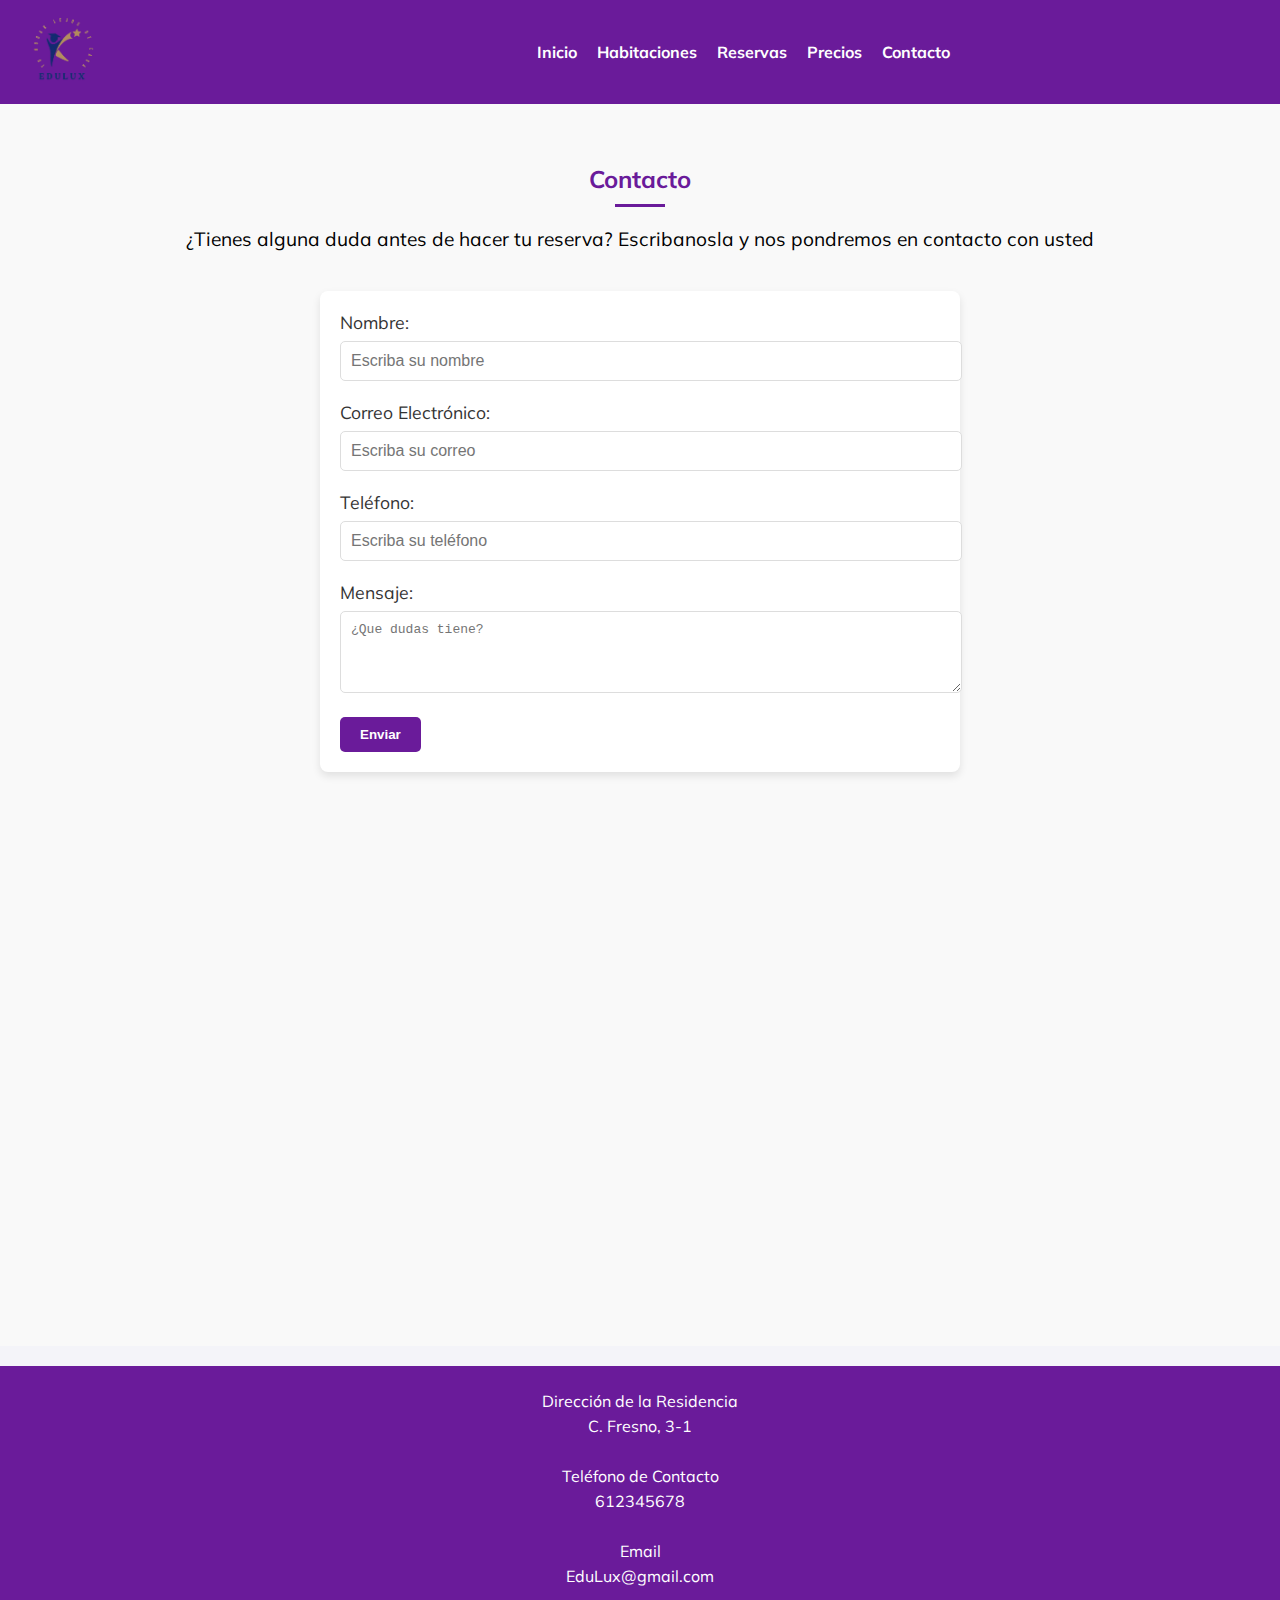
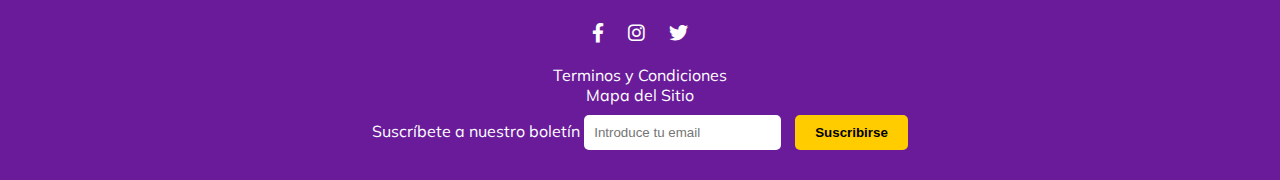
<file: Proyecto Web/Contacto.html>
<!DOCTYPE html>
<html lang="es">
<head>
    <meta charset="UTF-8">
    <meta name="viewport" content="width=device-width, initial-scale=1.0">
    <title>Contacto - EduLux</title>
    <link rel="stylesheet" href="Contacto.css">
    <link rel="stylesheet" href="https://cdnjs.cloudflare.com/ajax/libs/font-awesome/6.0.0-beta3/css/all.min.css">
    <link rel="shortcut icon" type="image/png" href="./Images/favicon__1_-remo vebg-preview.png">
    <link rel="preconnect" href="https://fonts.googleapis.com">
    <link rel="preconnect" href="https://fonts.gstatic.com" crossorigin>
    <link href="https://fonts.googleapis.com/css2?family=Mulish:ital,wght@0,200..1000;1,200..1000&display=swap" rel="stylesheet">
</head>
<body>
    <header>
        <div class="logotipo">
            <img src="./Images/EduLux.png" alt="Logo de la Residencia">
        </div>
        <nav>
            <ul>
                <li><a href="index.html">Inicio</a></li>
                <li><a href="Habitaciones.html">Habitaciones</a></li>
                <li><a href="Reservas.html">Reservas</a></li>
                <li><a href="Precios.html">Precios</a></li>
                <li><a href="Contacto.html">Contacto</a></li>
            </ul>
        </nav>
    </header>
    <section class="contacto">
        <h2>Contacto</h2>
        <p>¿Tienes alguna duda antes de hacer tu reserva? Escribanosla y nos pondremos en contacto con usted</p>
        <form action="#" method="POST" class="formulario-contacto">
            <label for="nombre">Nombre:</label>
            <input type="text" id="nombre" name="nombre" placeholder="Escriba su nombre" required>

            <label for="email">Correo Electrónico:</label>
            <input type="email" id="email" name="email" placeholder="Escriba su correo" required>

            <label for="telefono">Teléfono:</label>
            <input type="tel" id="telefono" name="telefono" placeholder="Escriba su teléfono" required>

            <label for="mensaje">Mensaje:</label>
            <textarea id="mensaje" name="mensaje" rows="4" placeholder="¿Que dudas tiene?" required></textarea>

            <button type="submit">Enviar</button>
        </form>
        <div class="mapa" id="Mapa">
            <iframe src="https://www.google.com/maps/embed?pb=!1m18!1m12!1m3!1d3181.835035618376!2d-1.9460733242070096!3d37.386794179837166!2m3!1f0!2f0!3f0!3m2!1i1024!2i768!4f13.1!3m3!1m2!1s0xd7a9eb18624a109%3A0x2b2b2c34c79f2c8f!2sC.%20Fresno%2C%203-1%2C%2004600%20Hu%C3%A9rcal-Overa%2C%20Almer%C3%ADa!5e0!3m2!1ses!2ses!4v1672441807432!5m2!1ses!2ses" width="600" height="450" style="border:0;" allowfullscreen="" loading="lazy"></iframe>
        </div>
    </section>
    <footer>
        <div class="info-contacto">
            <p>Dirección de la Residencia</p>
            <p>C. Fresno, 3-1</p>
            <br>
            <p>Teléfono de Contacto</p>
            <p>612345678</p>
            <br>
            <p>Email</p>
            <p>EduLux@gmail.com</p>
            <br>
            <div class="redes-sociales">
                <a href="#"><i class="fab fa-facebook-f"></i></a>
                <a href="#"><i class="fab fa-instagram"></i></a>
                <a href="#"><i class="fab fa-twitter"></i></a>
            </div>
        </div>
        <div class="enlaces-rapidos">
            <a href="./Terminos y Condiciones.html">Terminos y Condiciones</a>
            <br>
            <a href="Contacto.html#Mapa">Mapa del Sitio</a>
        </div>
        <div class="boletin">
            <form action="#">
                <label for="email">Suscríbete a nuestro boletín</label>
                <input type="email" id="email" name="email" placeholder="Introduce tu email">
                <button type="submit">Suscribirse</button>
            </form>
        </div>
    </footer>
</body>
</html>
</file>
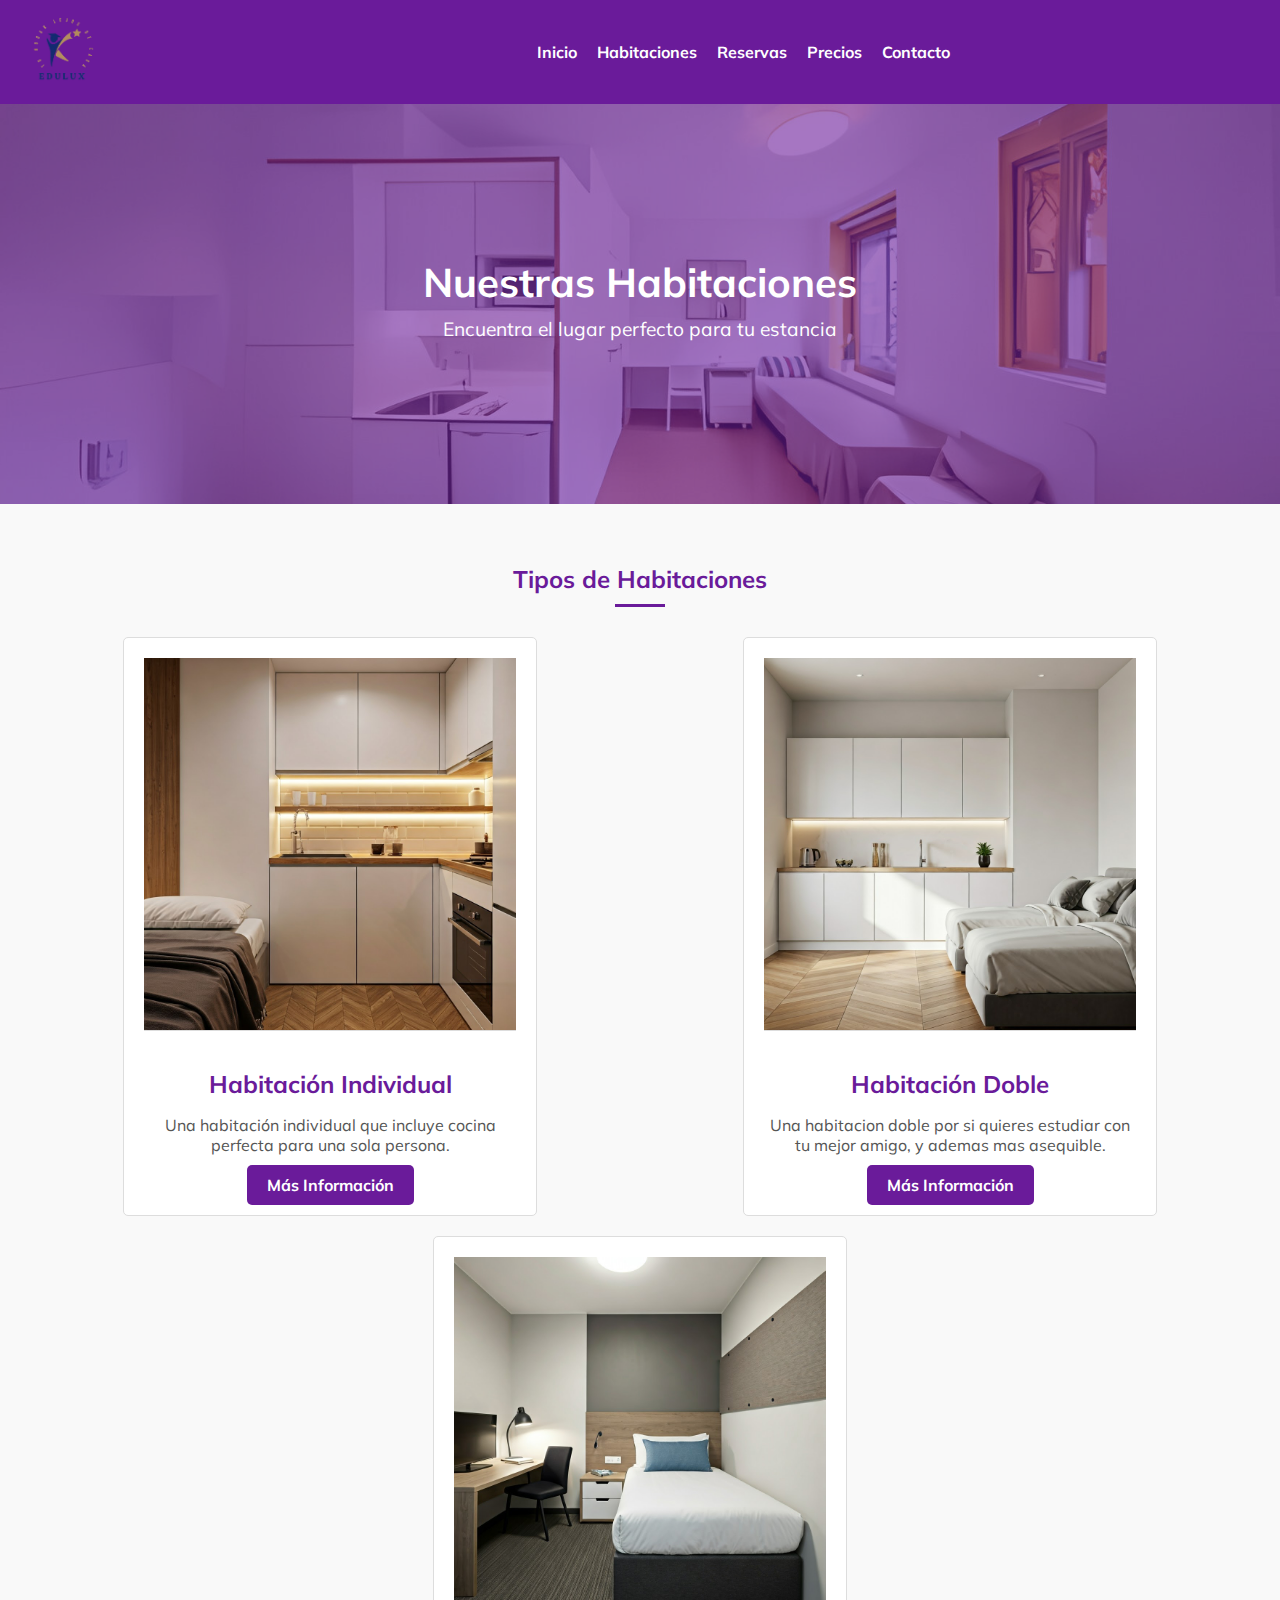
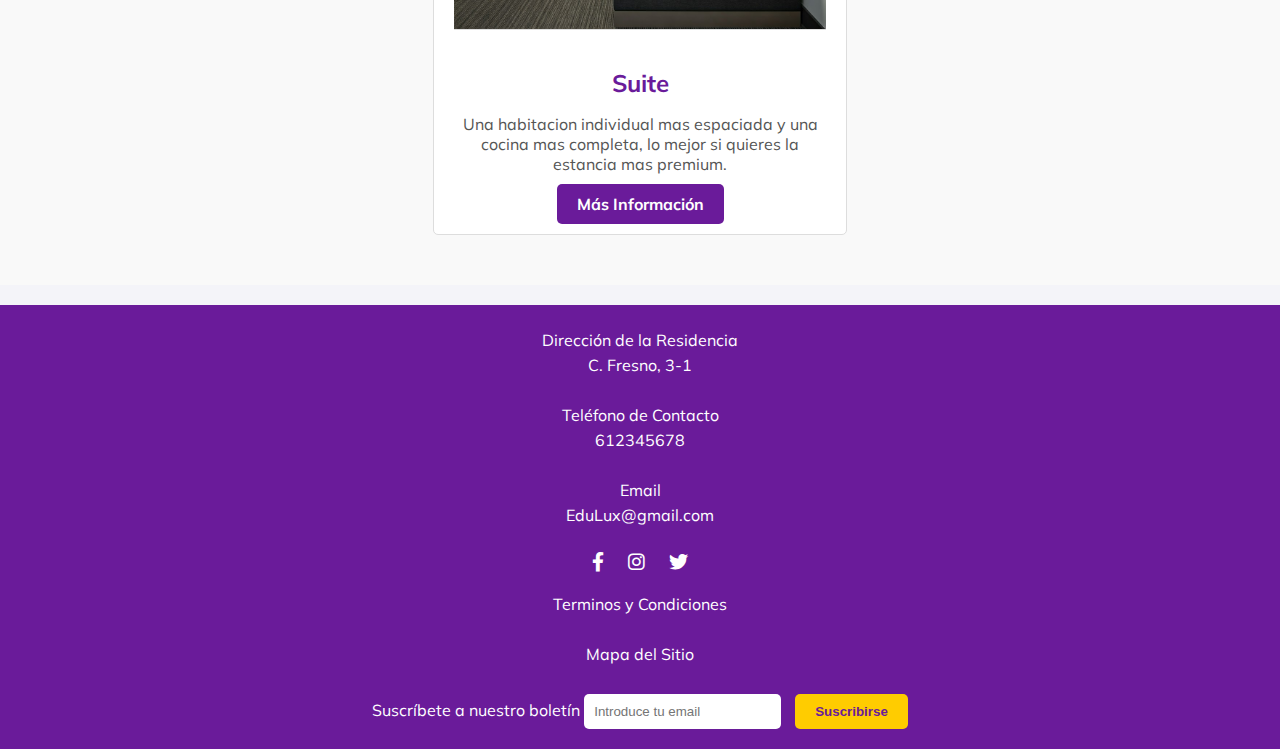
<file: Proyecto Web/Habitaciones.html>
<!DOCTYPE html>
<html lang="es">
<head>
    <meta charset="UTF-8">
    <meta name="viewport" content="width=device-width, initial-scale=1.0">
    <title>Habitaciones - EduLux</title>
    <link rel="stylesheet" href="./Habitaciones.css">
    <link rel="stylesheet" href="https://cdnjs.cloudflare.com/ajax/libs/font-awesome/6.0.0-beta3/css/all.min.css">
    <link rel="shortcut icon" type="image/png" href="./Images/favicon__1_-remo vebg-preview.png">
    <link rel="preconnect" href="https://fonts.googleapis.com">
    <link rel="preconnect" href="https://fonts.gstatic.com" crossorigin>
    <link href="https://fonts.googleapis.com/css2?family=Mulish:ital,wght@0,200..1000;1,200..1000&display=swap" rel="stylesheet">
</head>
<body>
    <header>
        <div class="logotipo">
            <img src="./Images/EduLux.png" alt="Logo de la Residencia">
        </div>
        <nav>
            <ul>
                <li><a href="index.html">Inicio</a></li>
                <li><a href="Habitaciones.html">Habitaciones</a></li>
                <li><a href="Reservas.html">Reservas</a></li>
                <li><a href="Precios.html">Precios</a></li>
                <li><a href="Contacto.html">Contacto</a></li>
            </ul>
        </nav>
    </header>
    <section class="banner-habitaciones">
        <div class="contenido-banner">
            <h1>Nuestras Habitaciones</h1>
            <p>Encuentra el lugar perfecto para tu estancia</p>
        </div>
    </section>
    <section class="habitaciones">
        <h2>Tipos de Habitaciones</h2>
        <div class="tarjetas-habitaciones">
            <div class="tarjeta-habitacion">
                <img src="./Images/individual.jpg" alt="Habitación Individual">
                <h3>Habitación Individual</h3>
                <p>Una habitación individual que incluye cocina perfecta para una sola persona.</p>
                <a href="Precios.html" class="boton">Más Información</a>
            </div>
            <div class="tarjeta-habitacion">
                <img src="./Images/doble.jpg" alt="Habitación Doble">
                <h3>Habitación Doble</h3>
                <p>Una habitacion doble por si quieres estudiar con tu mejor amigo, y ademas mas asequible.</p>
                <a href="Precios.html" class="boton">Más Información</a>
            </div>
            <div class="tarjeta-habitacion">
                <img src="./Images/suite.jpg" alt="Suite">
                <h3>Suite</h3>
                <p>Una habitacion individual mas espaciada y una cocina mas completa, lo mejor si quieres la estancia mas premium.</p>
                <a href="Precios.html" class="boton">Más Información</a>
            </div>
        </div>
    </section>
    <footer>
        <div class="info-contacto">
            <p>Dirección de la Residencia</p>
            <p>C. Fresno, 3-1</p>
            <br>
            <p>Teléfono de Contacto</p>
            <p>612345678</p>
            <br>
            <p>Email</p>
            <p>EduLux@gmail.com</p>
            <br>
            <div class="redes-sociales">
                <a href="#"><i class="fab fa-facebook-f"></i></a>
                <a href="#"><i class="fab fa-instagram"></i></a>
                <a href="#"><i class="fab fa-twitter"></i></a>
            </div>
        </div>
        <div class="enlaces-rapidos">
            <a href="./Terminos y Condiciones.html">Terminos y Condiciones</a>
            <br>
            <a href="Contacto.html#Mapa">Mapa del Sitio</a>
        </div>
        <div class="boletin">
            <form action="#">
                <label for="email">Suscríbete a nuestro boletín</label>
                <input type="email" id="email" name="email" placeholder="Introduce tu email">
                <button type="submit">Suscribirse</button>
            </form>
        </div>
    </footer>
</body>
</html>
</file>
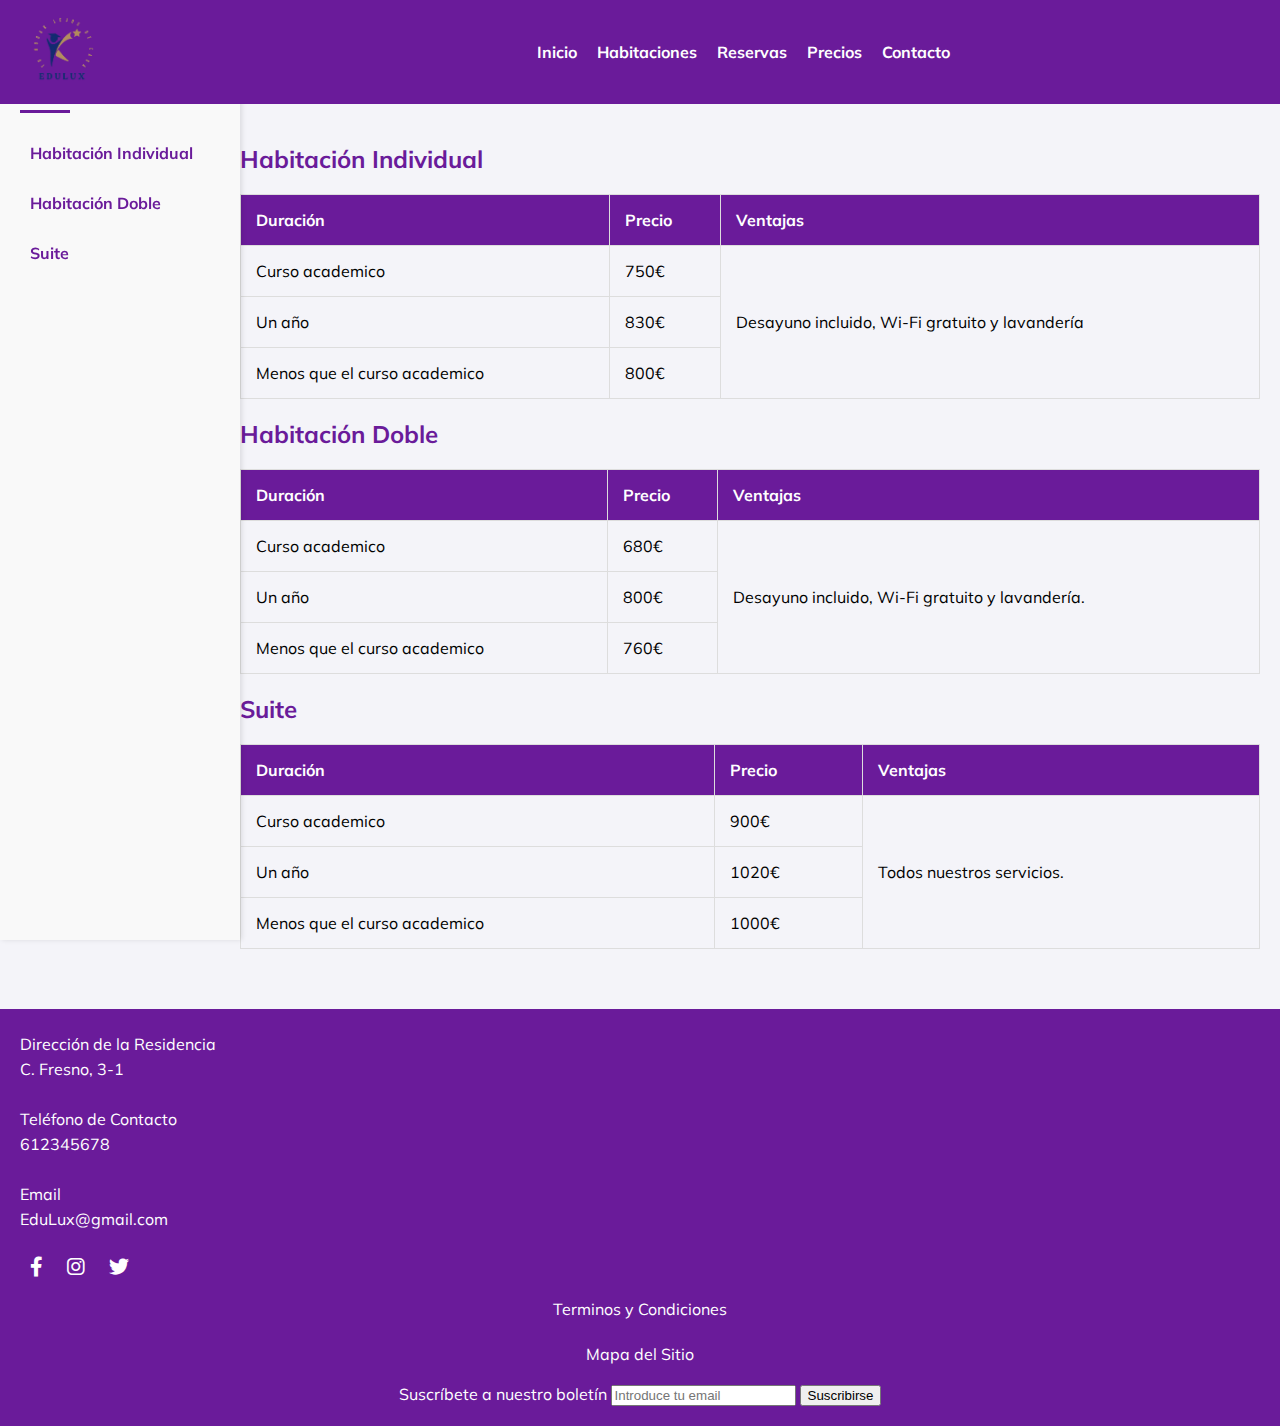
<file: Proyecto Web/Precios.html>
<!DOCTYPE html>
<html lang="es">
<head>
    <meta charset="UTF-8">
    <meta name="viewport" content="width=device-width, initial-scale=1.0">
    <title>Precios - EduLux</title>
    <link rel="stylesheet" href="./Precios.css">
    <link rel="stylesheet" href="https://cdnjs.cloudflare.com/ajax/libs/font-awesome/6.0.0-beta3/css/all.min.css">
    <link rel="shortcut icon" type="image/png" href="./Images/favicon__1_-remo vebg-preview.png">
    <link rel="preconnect" href="https://fonts.googleapis.com">
    <link rel="preconnect" href="https://fonts.gstatic.com" crossorigin>
    <link href="https://fonts.googleapis.com/css2?family=Mulish:ital,wght@0,200..1000;1,200..1000&display=swap" rel="stylesheet">
</head>
<body>
    <header>
        <div class="logotipo">
            <img src="./Images/EduLux.png" alt="Logo de la Residencia">
        </div>
        <nav>
            <ul>
                <li><a href="index.html">Inicio</a></li>
                <li><a href="Habitaciones.html">Habitaciones</a></li>
                <li><a href="Reservas.html">Reservas</a></li>
                <li><a href="Precios.html">Precios</a></li>
                <li><a href="Contacto.html">Contacto</a></li>
            </ul>
        </nav>
    </header>
    <main>
        <aside class="menu-vertical">
            <h2>Precios y Ventajas</h2>
            <ul>
                <li><a href="#individual">Habitación Individual</a></li>
                <li><a href="#doble">Habitación Doble</a></li>
                <li><a href="#suite">Suite</a></li>
            </ul>
        </aside>
        <section class="contenido">
            <section class="precios">
                <h2 id="individual">Habitación Individual</h2>
                <table>
                    <thead>
                        <tr>
                            <th>Duración</th>
                            <th>Precio</th>
                            <th>Ventajas</th>
                        </tr>
                    </thead>
                    <tbody>
                        <tr>
                            <td>Curso academico</td>
                            <td>750€</td>
                            <td rowspan="3">Desayuno incluido, Wi-Fi gratuito y lavandería</td>
                        </tr>
                        <tr>
                            <td>Un año</td>
                            <td>830€</td>
                        </tr>
                        <tr>
                            <td>Menos que el curso academico</td>
                            <td>800€</td>
                        </tr>
                    </tbody>
                </table>

                <h2 id="doble">Habitación Doble</h2>
                <table>
                    <thead>
                        <tr>
                            <th>Duración</th>
                            <th>Precio</th>
                            <th>Ventajas</th>
                        </tr>
                    </thead>
                    <tbody>
                        <tr>
                            <td>Curso academico</td>
                            <td>680€</td>
                            <td rowspan="3">Desayuno incluido, Wi-Fi gratuito y lavandería.</td>
                        </tr>
                        <tr>
                            <td>Un año</td>
                            <td>800€</td>
                        </tr>
                        <tr>
                            <td>Menos que el curso academico</td>
                            <td>760€</td>
                        </tr>
                    </tbody>
                </table>

                <h2 id="suite">Suite</h2>
                <table>
                    <thead>
                        <tr>
                            <th>Duración</th>
                            <th>Precio</th>
                            <th>Ventajas</th>
                        </tr>
                    </thead>
                    <tbody>
                        <tr>
                            <td>Curso academico</td>
                            <td>900€</td>
                            <td rowspan="3">Todos nuestros servicios.</td>
                        </tr>
                        <tr>
                            <td>Un año</td>
                            <td>1020€</td>
                        </tr>
                        <tr>
                            <td>Menos que el curso academico</td>
                            <td>1000€</td>
                        </tr>
                    </tbody>
                </table>
            </section>
        </section>
    </main>
    <footer>
        <div class="info-contacto">
            <p>Dirección de la Residencia</p>
            <p>C. Fresno, 3-1</p>
            <br>
            <p>Teléfono de Contacto</p>
            <p>612345678</p>
            <br>
            <p>Email</p>
            <p>EduLux@gmail.com</p>
            <br>
            <div class="redes-sociales">
                <a href="#"><i class="fab fa-facebook-f"></i></a>
                <a href="#"><i class="fab fa-instagram"></i></a>
                <a href="#"><i class="fab fa-twitter"></i></a>
            </div>
        </div>
        <div class="enlaces-rapidos">
            <a href="./Terminos y Condiciones.html">Terminos y Condiciones</a>
            <br>
            <a href="Contacto.html#Mapa">Mapa del Sitio</a>
        </div>
        <div class="boletin">
            <form action="#">
                <label for="email">Suscríbete a nuestro boletín</label>
                <input type="email" id="email" name="email" placeholder="Introduce tu email">
                <button type="submit">Suscribirse</button>
            </form>
        </div>
    </footer>
</body>
</html>
</file>
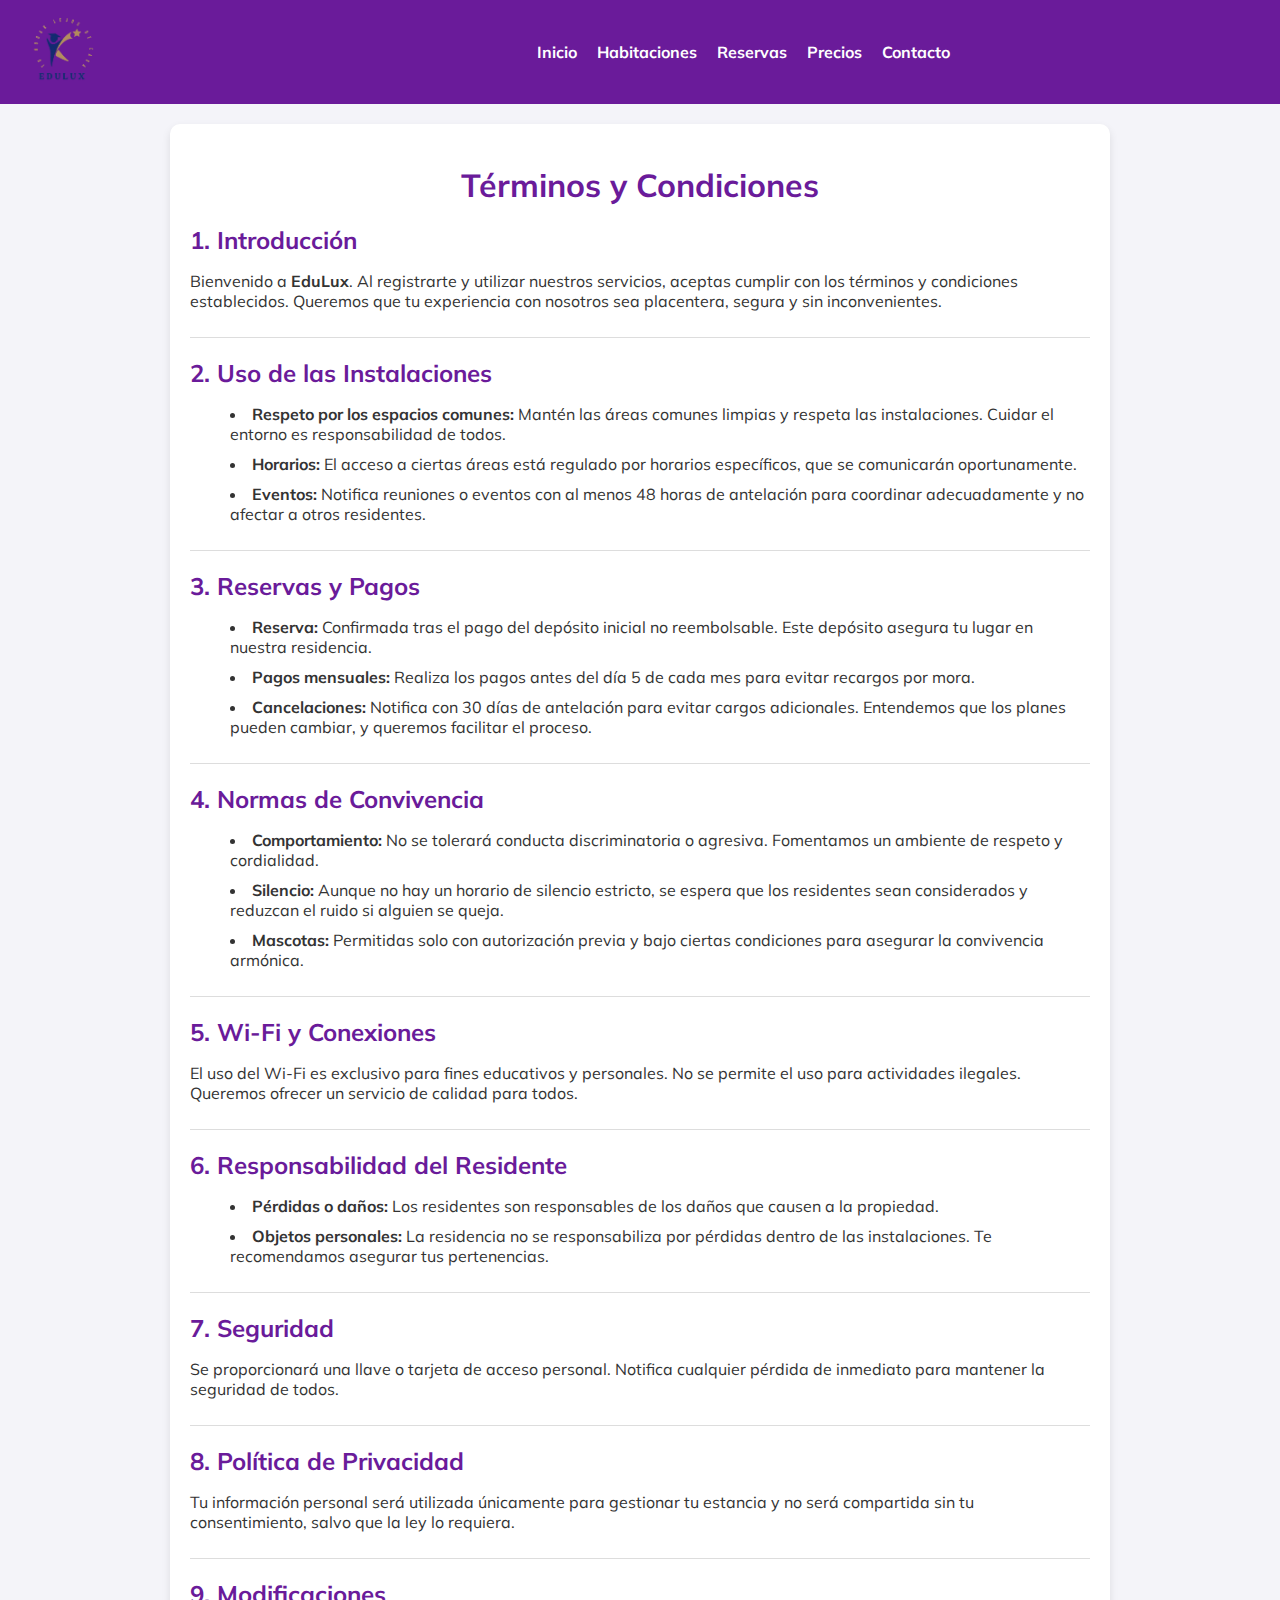
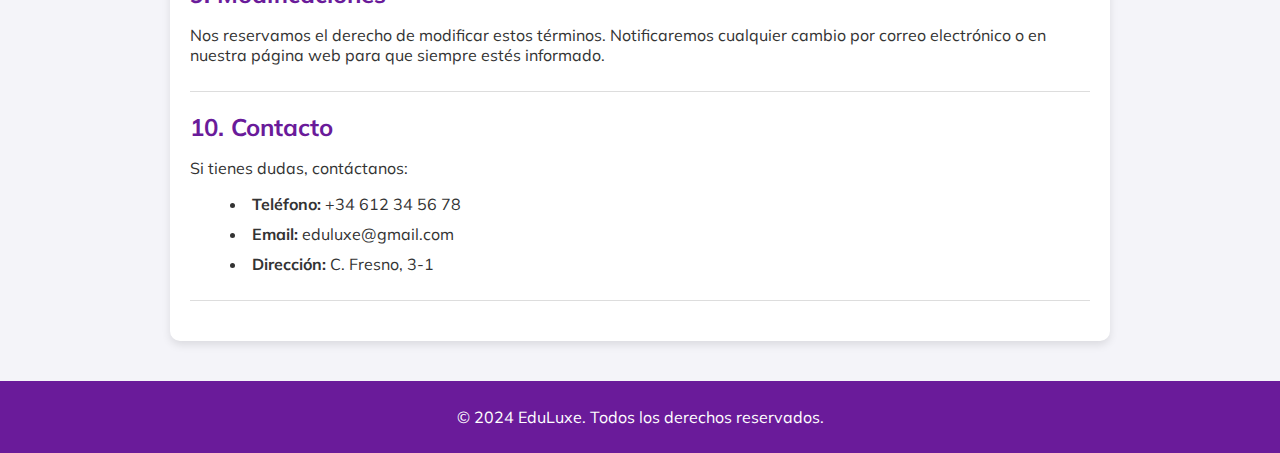
<file: Proyecto Web/Terminos y Condiciones.html>
<!DOCTYPE html>
<html lang="es">
<head>
    <meta charset="UTF-8">
    <meta name="viewport" content="width=device-width, initial-scale=1.0">
    <title>Términos y Condiciones</title>
    <link rel="stylesheet" href="./Terminos y Condiciones.css">
    <link rel="stylesheet" href="https://cdnjs.cloudflare.com/ajax/libs/font-awesome/6.0.0-beta3/css/all.min.css">
    <link rel="preconnect" href="https://fonts.googleapis.com">
    <link rel="preconnect" href="https://fonts.gstatic.com" crossorigin>
    <link href="https://fonts.googleapis.com/css2?family=Mulish:ital,wght@0,200..1000;1,200..1000&display=swap" rel="stylesheet">
</head>
<body>
    <header>
        <div class="logotipo">
            <img src="./Images/EduLux.png" alt="Logo de la Residencia">
        </div>
        <nav>
            <ul>
                <li><a href="index.html">Inicio</a></li>
                <li><a href="Habitaciones.html">Habitaciones</a></li>
                <li><a href="Reservas.html">Reservas</a></li>
                <li><a href="Precios.html">Precios</a></li>
                <li><a href="Contacto.html">Contacto</a></li>
            </ul>
        </nav>
    </header>
    <main>
        <section class="terminos">
            <h1>Términos y Condiciones</h1>
            <div class="seccion-terminos">
                <h2>1. Introducción</h2>
                <p>Bienvenido a <strong>EduLux</strong>. Al registrarte y utilizar nuestros servicios, aceptas cumplir con los términos y condiciones establecidos. Queremos que tu experiencia con nosotros sea placentera, segura y sin inconvenientes.</p>
            </div>
            <div class="seccion-terminos">
                <h2>2. Uso de las Instalaciones</h2>
                <ul>
                    <li><strong>Respeto por los espacios comunes:</strong> Mantén las áreas comunes limpias y respeta las instalaciones. Cuidar el entorno es responsabilidad de todos.</li>
                    <li><strong>Horarios:</strong> El acceso a ciertas áreas está regulado por horarios específicos, que se comunicarán oportunamente.</li>
                    <li><strong>Eventos:</strong> Notifica reuniones o eventos con al menos 48 horas de antelación para coordinar adecuadamente y no afectar a otros residentes.</li>
                </ul>
            </div>
            <div class="seccion-terminos">
                <h2>3. Reservas y Pagos</h2>
                <ul>
                    <li><strong>Reserva:</strong> Confirmada tras el pago del depósito inicial no reembolsable. Este depósito asegura tu lugar en nuestra residencia.</li>
                    <li><strong>Pagos mensuales:</strong> Realiza los pagos antes del día 5 de cada mes para evitar recargos por mora.</li>
                    <li><strong>Cancelaciones:</strong> Notifica con 30 días de antelación para evitar cargos adicionales. Entendemos que los planes pueden cambiar, y queremos facilitar el proceso.</li>
                </ul>
            </div>
            <div class="seccion-terminos">
                <h2>4. Normas de Convivencia</h2>
                <ul>
                    <li><strong>Comportamiento:</strong> No se tolerará conducta discriminatoria o agresiva. Fomentamos un ambiente de respeto y cordialidad.</li>
                    <li><strong>Silencio:</strong> Aunque no hay un horario de silencio estricto, se espera que los residentes sean considerados y reduzcan el ruido si alguien se queja.</li>
                    <li><strong>Mascotas:</strong> Permitidas solo con autorización previa y bajo ciertas condiciones para asegurar la convivencia armónica.</li>
                </ul>
            </div>
            <div class="seccion-terminos">
                <h2>5. Wi-Fi y Conexiones</h2>
                <p>El uso del Wi-Fi es exclusivo para fines educativos y personales. No se permite el uso para actividades ilegales. Queremos ofrecer un servicio de calidad para todos.</p>
            </div>
            <div class="seccion-terminos">
                <h2>6. Responsabilidad del Residente</h2>
                <ul>
                    <li><strong>Pérdidas o daños:</strong> Los residentes son responsables de los daños que causen a la propiedad.</li>
                    <li><strong>Objetos personales:</strong> La residencia no se responsabiliza por pérdidas dentro de las instalaciones. Te recomendamos asegurar tus pertenencias.</li>
                </ul>
            </div>
            <div class="seccion-terminos">
                <h2>7. Seguridad</h2>
                <p>Se proporcionará una llave o tarjeta de acceso personal. Notifica cualquier pérdida de inmediato para mantener la seguridad de todos.</p>
            </div>
            <div class="seccion-terminos">
                <h2>8. Política de Privacidad</h2>
                <p>Tu información personal será utilizada únicamente para gestionar tu estancia y no será compartida sin tu consentimiento, salvo que la ley lo requiera.</p>
            </div>
            <div class="seccion-terminos">
                <h2>9. Modificaciones</h2>
                <p>Nos reservamos el derecho de modificar estos términos. Notificaremos cualquier cambio por correo electrónico o en nuestra página web para que siempre estés informado.</p>
            </div>
            <div class="seccion-terminos">
                <h2>10. Contacto</h2>
                <p>Si tienes dudas, contáctanos:</p>
                <ul>
                    <li><strong>Teléfono:</strong> +34 612 34 56 78</li>
                    <li><strong>Email:</strong> eduluxe@gmail.com</li>
                    <li><strong>Dirección:</strong> C. Fresno, 3-1</li>
                </ul>
            </div>
        </section>
    </main>
    <footer>
        <p>&copy; 2024 EduLuxe. Todos los derechos reservados.</p>
    </footer>
</body>
</html>
</file>
<file: Proyecto Web/Contacto.css>
/** EduLux Trabajo
 * !Aitor Jerez Clemente
 * ?14/11/2024
 */

/* Establece el comportamiento de desplazamiento suave en toda la página */
html{
    scroll-behavior: smooth;
}

/* Estilo general para el cuerpo de la página, incluyendo la fuente y el fondo */
body {
    font-family: "Mulish", sans-serif;
    margin: 0;
    padding: 0;
    box-sizing: border-box;
    background-color: #f4f4f9;
}

/* Estilo para el encabezado, que incluye el logo y la barra de navegación */
header {
    display: flex;
    align-items: center;
    background-color: #6a1b9a;
    color: white;
    position: sticky;
    top: 0;
    z-index: 1000;
    padding-right: .625rem;
}

/* Establece el tamaño del logotipo dentro del encabezado */
header .logotipo img {
    height: 6.25rem;
}

/* Estilo para la barra de navegación, incluyendo lista de elementos */
header nav ul {
    list-style: none;
    display: flex;
    margin: auto;
    padding-left: 24.375rem;
}

/* Espaciado entre los elementos de la barra de navegación */
header nav ul li {
    margin-left: 1.25rem;
}

/* Estilo para los enlaces dentro de la barra de navegación */
header nav ul li a {
    color: white;
    text-decoration: none;
    font-weight: bold;
    transition: color 0.3s;
}

/* Efecto de cambio de color al pasar el cursor sobre los enlaces */
header nav ul li a:hover {
    color: #ffcc00;
}

/* Estilos para la sección de contacto, incluyendo su título y formulario */
.contacto {
    padding: 2.5rem 1.25rem;
    text-align: center;
    background-color: #f9f9f9;
}

/* Estilo para el título de la sección de contacto */
.contacto h2 {
    color: #6a1b9a;
    margin-bottom: 1.25rem;
    position: relative;
}

/* Añade una línea debajo del título de la sección de contacto */
.contacto h2::after {
    content: "";
    width: 3.125rem;
    height: .1875rem;
    background: #6a1b9a;
    display: block;
    margin: .625rem auto;
}

/* Estilo para el párrafo dentro de la sección de contacto */
.contacto p {
    font-size: 1.2em;
    margin-bottom: 2.5rem;
}

/* Estilo general para el formulario de contacto */
.formulario-contacto {
    max-width: 37.5rem;
    margin: 0 auto;
    background-color: white;
    padding: 1.25rem;
    border-radius: .5rem;
    width: 100%;
    box-shadow: 0 .25rem .5rem rgba(0, 0, 0, 0.1);
    text-align: left;
}

/* Estilo para las etiquetas de los campos del formulario */
.formulario-contacto label {
    display: block;
    font-size: 1.1em;
    margin-bottom: .5rem;
    color: #333;
}

/* Estilo para los campos de entrada y área de texto del formulario */
.formulario-contacto input, 
.formulario-contacto textarea {
    width: 100%;
    padding: .625rem;
    margin-bottom: 1.25rem;
    border: .0625rem solid #ddd;
    border-radius: .3125rem;
    font-size: 1em;
    color: #555;
}

/* Estilo para el botón de envío del formulario */
.formulario-contacto button {
    padding: .625rem 1.25rem;
    background-color: #6a1b9a;
    color: white;
    border: none;
    border-radius: .3125rem;
    font-weight: bold;
    cursor: pointer;
    transition: background-color 0.3s;
}

/* Efecto de cambio de color al pasar el cursor sobre el botón */
.formulario-contacto button:hover {
    background-color: #4a0d70;
}

/* Estilos para la sección del mapa, incluyendo el iframe */
.mapa {
    margin: 2.5rem auto;
    max-width: 37.5rem;
    text-align: center;
}

.mapa iframe {
    width: 100%;
    border: none;
    border-radius: .5rem;
}

/* Estilo para el pie de página */
footer {
    background-color: #6a1b9a;
    color: white;
    padding: 1.25rem;
    text-align: center;
    margin-top: 1.25rem;
}

/* Estilo para la información de contacto en el pie de página */
.info-contacto {
    text-align: center;
    margin-bottom: 1.25rem;
}

.info-contacto p {
    margin: .3125rem 0;
}

/* Estilo para los enlaces de redes sociales en el pie de página */
.redes-sociales {
    margin: .625rem 0;
}

.redes-sociales a {
    color: white;
    margin: 0 .625rem;
    text-decoration: none;
    font-size: 1.2em;
}

/* Efecto de cambio de color al pasar el cursor sobre los enlaces de redes sociales */
.redes-sociales a:hover {
    color: #ffcc00;
}

/* Estilos para los enlaces rápidos y boletín de noticias */
.enlaces-rapidos, .boletin {
    text-align: center;
    margin: .625rem 0;
}

.enlaces-rapidos a, .boletin a {
    color: white;
    text-decoration: none;
}

/* Estilo para el campo de correo electrónico del formulario del boletín */
.boletin input[type="email"] {
    padding: .625rem;
    border: none;
    border-radius: .3125rem;
    margin-right: .625rem;
}

/* Estilo para el botón de suscripción al boletín */
.boletin button {
    padding: .625rem 1.25rem;
    background-color: #ffcc00;
    border: none;
    border-radius: .3125rem;
    font-weight: bold;
    cursor: pointer;
}

/* Efecto de cambio de color al pasar el cursor sobre el botón del boletín */
.boletin button:hover {
    background-color: #e6b800;
}


/* Media query */
@media (max-width: 48rem) {

    header nav ul {
        padding-left: 1.25rem;
    }

    header nav ul li {
        margin-left: .625rem;
    }

    .contacto h2 {
        font-size: 1.5em;
    }

    .formulario-contacto {
        max-width: 100%;
        padding: .9375rem;
    }

    .formulario-contacto label {
        font-size: 1em;
    }

    .formulario-contacto input,
    .formulario-contacto textarea {
        font-size: 0.9em;
    }

    .mapa {
        margin: 1.25rem auto;
        max-width: 100%;
    }

    footer {
        padding: .9375rem;
    }

    .info-contacto {
        margin-bottom: .625rem;
    }

    .redes-sociales a {
        font-size: 1em;
        margin: 0 .3125rem;
    }

    .boletin input[type="email"] {
        font-size: 0.9em;
        padding: .5rem;
    }

    .boletin button {
        padding: .5rem .9375rem;
    }
}
</file>
<file: Proyecto Web/Habitaciones.css>
/** EduLux Trabajo
 * !Aitor Jerez Clemente
 * ?14/11/2024
 */

/* Establece el comportamiento de desplazamiento suave en toda la página */
html{
    scroll-behavior: smooth;
}

/* Estilo general para el cuerpo de la página, incluyendo la fuente y el fondo */
body {
    font-family: "Mulish", sans-serif;
    margin: 0;
    padding: 0;
    box-sizing: border-box;
    background-color: #f4f4f9;
}

/* Estilo para el encabezado, que incluye el logo y la barra de navegación */
header {
    display: flex;
    align-items: center;
    background-color: #6a1b9a;
    color: white;
    position: sticky;
    top: 0;
    z-index: 1000;
    padding-right: .625rem;
}

/* Establece el tamaño del logotipo dentro del encabezado */
header .logotipo img {
    height: 6.25rem;
}

/* Estilo para la barra de navegación, incluyendo lista de elementos */
header nav ul {
    list-style: none;
    display: flex;
    margin: auto;
    padding-left: 24.375rem;
}

/* Espaciado entre los elementos de la barra de navegación */
header nav ul li {
    margin-left: 1.25rem;
}

/* Estilo para los enlaces dentro de la barra de navegación */
header nav ul li a {
    color: white;
    text-decoration: none;
    font-weight: bold;
    transition: color 0.3s;
}

/* Efecto de cambio de color al pasar el cursor sobre los enlaces */
header nav ul li a:hover {
    color: #ffcc00;
}

/* Estilo para el banner de habitaciones, incluyendo la imagen de fondo */
.banner-habitaciones {
    background-image: url('./Images/banner-habitaciones.jpeg');
    background-size: cover;
    background-position: center;
    height: 25rem;
    display: flex;
    justify-content: center;
    align-items: center;
    text-align: center;
    color: white;
    position: relative;
}

/* Añade un filtro oscuro sobre la imagen de fondo */
.banner-habitaciones::before {
    content: "";
    position: absolute;
    top: 0;
    left: 0;
    width: 100%;
    height: 100%;
    background: rgba(106, 27, 154, 0.6);
}

/* Estilo para el contenido del banner, para asegurar que se superponga a la imagen */
.contenido-banner {
    position: relative;
    z-index: 1;
}

/* Estilo para el título dentro del banner */
.contenido-banner h1 {
    font-size: 2.5em;
    margin: 0;
    animation: fadeInDown 1s;
}

/* Estilo para el texto del banner */
.contenido-banner p {
    font-size: 1.2em;
    margin: .625rem 0;
    animation: fadeInUp 1s;
}

/* Estilo para la sección de habitaciones, incluyendo el título */
.habitaciones {
    padding: 2.5rem 1.25rem;
    text-align: center;
    background-color: #f9f9f9;
}

/* Estilo para el título de la sección de habitaciones */
.habitaciones h2 {
    color: #6a1b9a;
    margin-bottom: 1.25rem;
    position: relative;
}

/* Añade una línea debajo del título de la sección de habitaciones */
.habitaciones h2::after {
    content: "";
    width: 3.125rem;
    height: .1875rem;
    background: #6a1b9a;
    display: block;
    margin: .625rem auto;
}

/* Estilo para el contenedor de las tarjetas de habitaciones */
.tarjetas-habitaciones {
    display: flex;
    justify-content: space-around;
    flex-wrap: wrap;
}

/* Estilo para cada tarjeta de habitación */
.tarjeta-habitacion {
    flex: 1 1 30%;
    max-width: 30%;
    background-color: white;
    margin: .625rem;
    padding: 1.25rem;
    border: .0625rem solid #ddd;
    border-radius: .3125rem;
    text-align: center;
    transition: transform 0.3s, box-shadow 0.3s;
    position: relative;
}

/* Estilo para las imágenes dentro de las tarjetas */
.tarjeta-habitacion img {
    width: 100%;
    height: auto;
    border-bottom: .0625rem solid #ddd;
    margin-bottom: .625rem;
}

/* Estilo para los títulos de las tarjetas de habitación */
.tarjeta-habitacion h3 {
    font-size: 1.5em;
    color: #6a1b9a;
    margin-bottom: .625rem;
}

/* Estilo para el texto dentro de las tarjetas */
.tarjeta-habitacion p {
    font-size: 1em;
    color: #555;
    margin-bottom: 1.25rem;
}

/* Estilo para el botón dentro de cada tarjeta de habitación */
.tarjeta-habitacion .boton {
    padding: .625rem 1.25rem;
    background-color: #6a1b9a;
    color: white;
    text-decoration: none;
    font-weight: bold;
    border-radius: .3125rem;
    transition: background-color 0.3s;
}

/* Efecto de cambio de color al pasar el cursor sobre el botón */
.tarjeta-habitacion .boton:hover {
    background-color: #4a0d70;
}

/* Efecto de desplazamiento y sombra al pasar el cursor sobre las tarjetas */
.tarjeta-habitacion:hover {
    transform: translateY(-0.625rem);
    box-shadow: 0 .25rem .5rem rgba(0, 0, 0, 0.2);
}

/* Estilo para el pie de página */
footer {
    background-color: #6a1b9a;
    color: white;
    padding: 1.25rem;
    text-align: center;
    margin-top: 1.25rem;
}

/* Estilo para la información de contacto en el pie de página */
.info-contacto {
    text-align: center;
    margin-bottom: 1.25rem;
}

.info-contacto p {
    margin: .3125rem 0;
}

/* Estilo para los enlaces de redes sociales en el pie de página */
.redes-sociales a {
    color: white;
    text-decoration: none;
    margin: 0 .625rem;
    font-size: 1.2em;
}

/* Estilo para los enlaces rápidos en el pie de página */
.enlaces-rapidos {
    text-align: center;
    margin-bottom: 1.25rem;
}

.enlaces-rapidos a {
    color: white;
    text-decoration: none;
    display: block;
    margin: .3125rem 0;
}

/* Estilos para el formulario de boletín */
.boletin {
    text-align: center;
}

/* Estilo para el formulario de boletín */
.boletin form {
    display: inline-block;
    margin-top: .625rem;
}

/* Estilo para el campo de correo electrónico en el formulario de boletín */
.boletin input[type="email"] {
    padding: .625rem;
    border: none;
    border-radius: .3125rem;
    margin-right: .625rem;
}

/* Estilo para el botón de suscripción al boletín */
.boletin button {
    padding: .625rem 1.25rem;
    background-color: #ffcc00;
    color: #6a1b9a;
    border: none;
    border-radius: .3125rem;
    font-weight: bold;
    cursor: pointer;
    transition: background-color 0.3s;
}

/* Efecto de cambio de color al pasar el cursor sobre el botón del boletín */
.boletin button:hover {
    background-color: #e6b800;
}

/* Media query para pantallas más pequeñas (máximo 48rem) */
@media (max-width: 48rem) {
    /* Estilo para la barra de navegación en pantallas pequeñas */
    header nav ul {
        flex-direction: column;
        padding-left: 0;
    }

    /* Ajusta el espaciado entre los elementos de la barra de navegación */
    header nav ul li {
        margin: .625rem 0;
    }

    /* Ajuste del tamaño del banner en pantallas pequeñas */
    .banner-habitaciones {
        height: 18.75rem;
    }

    /* Ajuste del tamaño del título dentro del banner */
    .contenido-banner h1 {
        font-size: 2em;
    }

    /* Ajuste del tamaño del texto dentro del banner */
    .contenido-banner p {
        font-size: 1em;
    }

    /* Ajuste del tamaño de las tarjetas de habitación en pantallas pequeñas */
    .tarjeta-habitacion {
        flex: 1 1 45%;
        max-width: 45%;
    }
}
</file>
<file: Proyecto Web/Precios.css>
/** EduLux Trabajo
 * !Aitor Jerez Clemente
 * ?14/11/2024
 */

/* Establece el comportamiento de desplazamiento suave en toda la página */
html{
    scroll-behavior: smooth;
}

/* Estilo general para el cuerpo de la página, incluyendo la fuente y el fondo */
body {
    font-family: "Mulish", sans-serif;
    margin: 0;
    padding: 0;
    box-sizing: border-box;
    background-color: #f4f4f9;
}

/* Estilo para el encabezado, que incluye el logo y la barra de navegación */
header {
    display: flex;
    align-items: center;
    background-color: #6a1b9a;
    color: white;
    position: sticky;
    top: 0;
    z-index: 1000;
    padding-right: .625rem;
}

/* Establece el tamaño del logotipo dentro del encabezado */
header .logotipo img {
    height: 6.25rem;
}

/* Estilo para la barra de navegación, incluyendo lista de elementos */
header nav ul {
    list-style: none;
    display: flex;
    margin: auto;
    padding-left: 24.375rem;
}

/* Espaciado entre los elementos de la barra de navegación */
header nav ul li {
    margin-left: 1.25rem;
}

/* Estilo para los enlaces dentro de la barra de navegación */
header nav ul li a {
    color: white;
    text-decoration: none;
    font-weight: bold;
    transition: color 0.3s;
}

/* Efecto de cambio de color al pasar el cursor sobre los enlaces */
header nav ul li a:hover {
    color: #ffcc00;
}

/* Estilo para el contenido principal */
main {
    display: flex;
}

/* Estilo para el menú vertical de la izquierda */
.menu-vertical {
    width: 12.5rem;
    background-color: #f9f9f9;
    padding: 1.25rem;
    position: fixed;
    top: 0;
    left: 0;
    height: 100%;
    box-shadow: .125rem 0 .3125rem rgba(0,0,0,0.1);
}

/* Estilo para el título dentro del menú vertical */
.menu-vertical h2 {
    color: #6a1b9a;
    margin-bottom: 1.25rem;
    position: relative;
}

/* Añade una línea debajo del título en el menú vertical */
.menu-vertical h2::after {
    content: "";
    width: 3.125rem;
    height: .1875rem;
    background: #6a1b9a;
    display: block;
    margin: .625rem 0;
}

/* Estilo para la lista dentro del menú vertical */
.menu-vertical ul {
    list-style: none;
    padding: 0;
}

/* Espaciado entre los elementos de la lista en el menú vertical */
.menu-vertical ul li {
    margin-bottom: .625rem;
}

/* Estilo para los enlaces dentro del menú vertical */
.menu-vertical ul li a {
    color: #6a1b9a;
    text-decoration: none;
    font-weight: bold;
    display: block;
    padding: .625rem;
    border-radius: .3125rem;
    transition: background-color 0.3s;
}

/* Efecto de cambio de color al pasar el cursor sobre los enlaces del menú */
.menu-vertical ul li a:hover {
    background-color: #e6b800;
    color: white;
}

/* Estilo para el contenido principal, ajustado a la derecha del menú */
.contenido {
    margin-left: 13.75rem; /* Espacio para el menú vertical */
    width: calc(100% - 13.75rem); /* Ajusta el ancho del contenido */
    padding: 1.25rem;
}

/* Estilo para el título de la sección de precios */
.precios h2 {
    color: #6a1b9a;
    margin-bottom: 1.25rem;
}

/* Estilo para las tablas dentro del contenido */
table {
    width: 100%;
    border-collapse: collapse;
    margin-bottom: 1.25rem;
}

table, th, td {
    border: .0625rem solid #ddd;
}

/* Estilo para las celdas de la tabla */
th, td {
    padding: .9375rem;
    text-align: left;
}

/* Estilo para los encabezados de las tablas */
th {
    background-color: #6a1b9a;
    color: white;
}

/* Estilo para el pie de página */
footer {
    background-color: #6a1b9a;
    color: white;
    padding: 1.25rem;
    text-align: center;
    margin-top: 1.25rem;
}

/* Estilo para la información de contacto en el pie de página */
.info-contacto {
    text-align: left;
    margin-bottom: 1.25rem;
}

.info-contacto p {
    margin: .3125rem 0;
}

/* Estilo para los enlaces de redes sociales en el pie de página */
.redes-sociales a {
    color: white;
    margin: 0 .625rem;
    font-size: 1.25rem;
    text-decoration: none;
    transition: color 0.3s;
}

/* Efecto de cambio de color al pasar el cursor sobre los enlaces de redes sociales */
.redes-sociales a:hover {
    color: #ffcc00;
}

/* Estilo para los enlaces rápidos en el pie de página */
.enlaces-rapidos {
    margin-bottom: 1.25rem;
}

.enlaces-rapidos a {
    color: white;
    text-decoration: none;
    display: block;
    margin-bottom: .3125rem;
}

/* Estilo para el formulario de boletín */
.boletín {
    text-align: center;
}

/* Estilo para el formulario de boletín */
.boletín form {
    display: flex;
    flex-direction: column;
    align-items: center;
}

/* Estilo para el campo de correo electrónico en el formulario de boletín */
.boletín input[type="email"] {
    padding: .625rem;
    border: none;
    border-radius: .3125rem;
    margin-bottom: .625rem;
}

/* Estilo para el botón de suscripción al boletín */
.boletín button {
    padding: .625rem 1.25rem;
    border: none;
    border-radius: .3125rem;
    background-color: #ffcc00;
    color: #6a1b9a;
    cursor: pointer;
    font-weight: bold;
    transition: background-color 0.3s;
}

/* Efecto de cambio de color al pasar el cursor sobre el botón del boletín */
.boletín button:hover {
    background-color: #e6b800;
}

/* Media query */
@media (max-width: 48rem) {
    header nav ul {
        flex-direction: column;
        padding-left: 0;
    }
    
    header nav ul li {
        margin: .625rem 0;
    }

    .menu-vertical {
        width: 100%;
        height: auto;
        position: relative;
        box-shadow: none;
    }

    .menu-vertical h2 {
        text-align: center;
    }

    .menu-vertical ul {
        display: flex;
        justify-content: center;
        flex-wrap: wrap;
    }

    .menu-vertical ul li {
        margin: .625rem;
    }

    .contenido {
        margin-left: 0;
        width: 100%;
        padding: .625rem;
    }

    .imagen {
        margin-bottom: 1.25rem;
    }
}
</file>
<file: Proyecto Web/Terminos y Condiciones.css>
/** EduLux Trabajo
 * !Aitor Jerez Clemente
 * ?14/11/2024
 */

html {
    scroll-behavior: smooth;
}

/* Body */
body {
    font-family: "Mulish", sans-serif;
    margin: 0;
    padding: 0;
    background-color: #f4f4f9;
    color: #333;
}

/* Header */
header {
    display: flex;
    align-items: center;
    background-color: #6a1b9a;
    color: white;
    position: sticky;
    top: 0;
    z-index: 1000;
}

header .logotipo img {
    height: 6.25rem;
}

header nav ul {
    list-style: none;
    display: flex;
    margin: auto;
    padding-left: 24.375rem;
}

header nav ul li {
    margin-left: 1.25rem;
}

header nav ul li a {
    color: white;
    text-decoration: none;
    font-weight: bold;
    transition: color 0.3s;
}

header nav ul li a:hover {
    color: #ffcc00;
}

main {
    padding: 1.25rem;
}

/* Ajuste del contenido principal */

.terminos {
    max-width: 56.25rem;
    margin: 0 auto;
    background-color: white;
    padding: 1.25rem;
    border-radius: .625rem;
    box-shadow: 0 .25rem .5rem rgba(0, 0, 0, 0.1);
}

.terminos h1 {
    color: #6a1b9a;
    text-align: center;
    margin-bottom: 1.25rem;
}

.seccion-terminos {
    margin-bottom: 1.25rem;
    padding-bottom: .625rem;
    border-bottom: .0625rem solid #ddd;
}

.seccion-terminos h2 {
    color: #6a1b9a;
    font-size: 1.5em;
    margin-bottom: .625rem;
}

.seccion-terminos ul {
    list-style: disc inside;
}

.seccion-terminos ul li {
    margin-bottom: .625rem;
}

/* Footer */
footer {
    text-align: center;
    background-color: #6a1b9a;
    color: white;
    padding: .625rem;
    margin-top: 1.25rem;
}

/* Media query */
@media (max-width: 48rem) {
    header nav ul {
        flex-direction: column;
        padding-left: 0;
    }

    header nav ul li {
        margin: .625rem 0;
    }

    .terminos {
        padding: .625rem;
    }

    .seccion-terminos h2 {
        font-size: 1.2em;
    }

    .seccion-terminos ul {
        padding-left: 1.25rem;
    }
}
</file>
